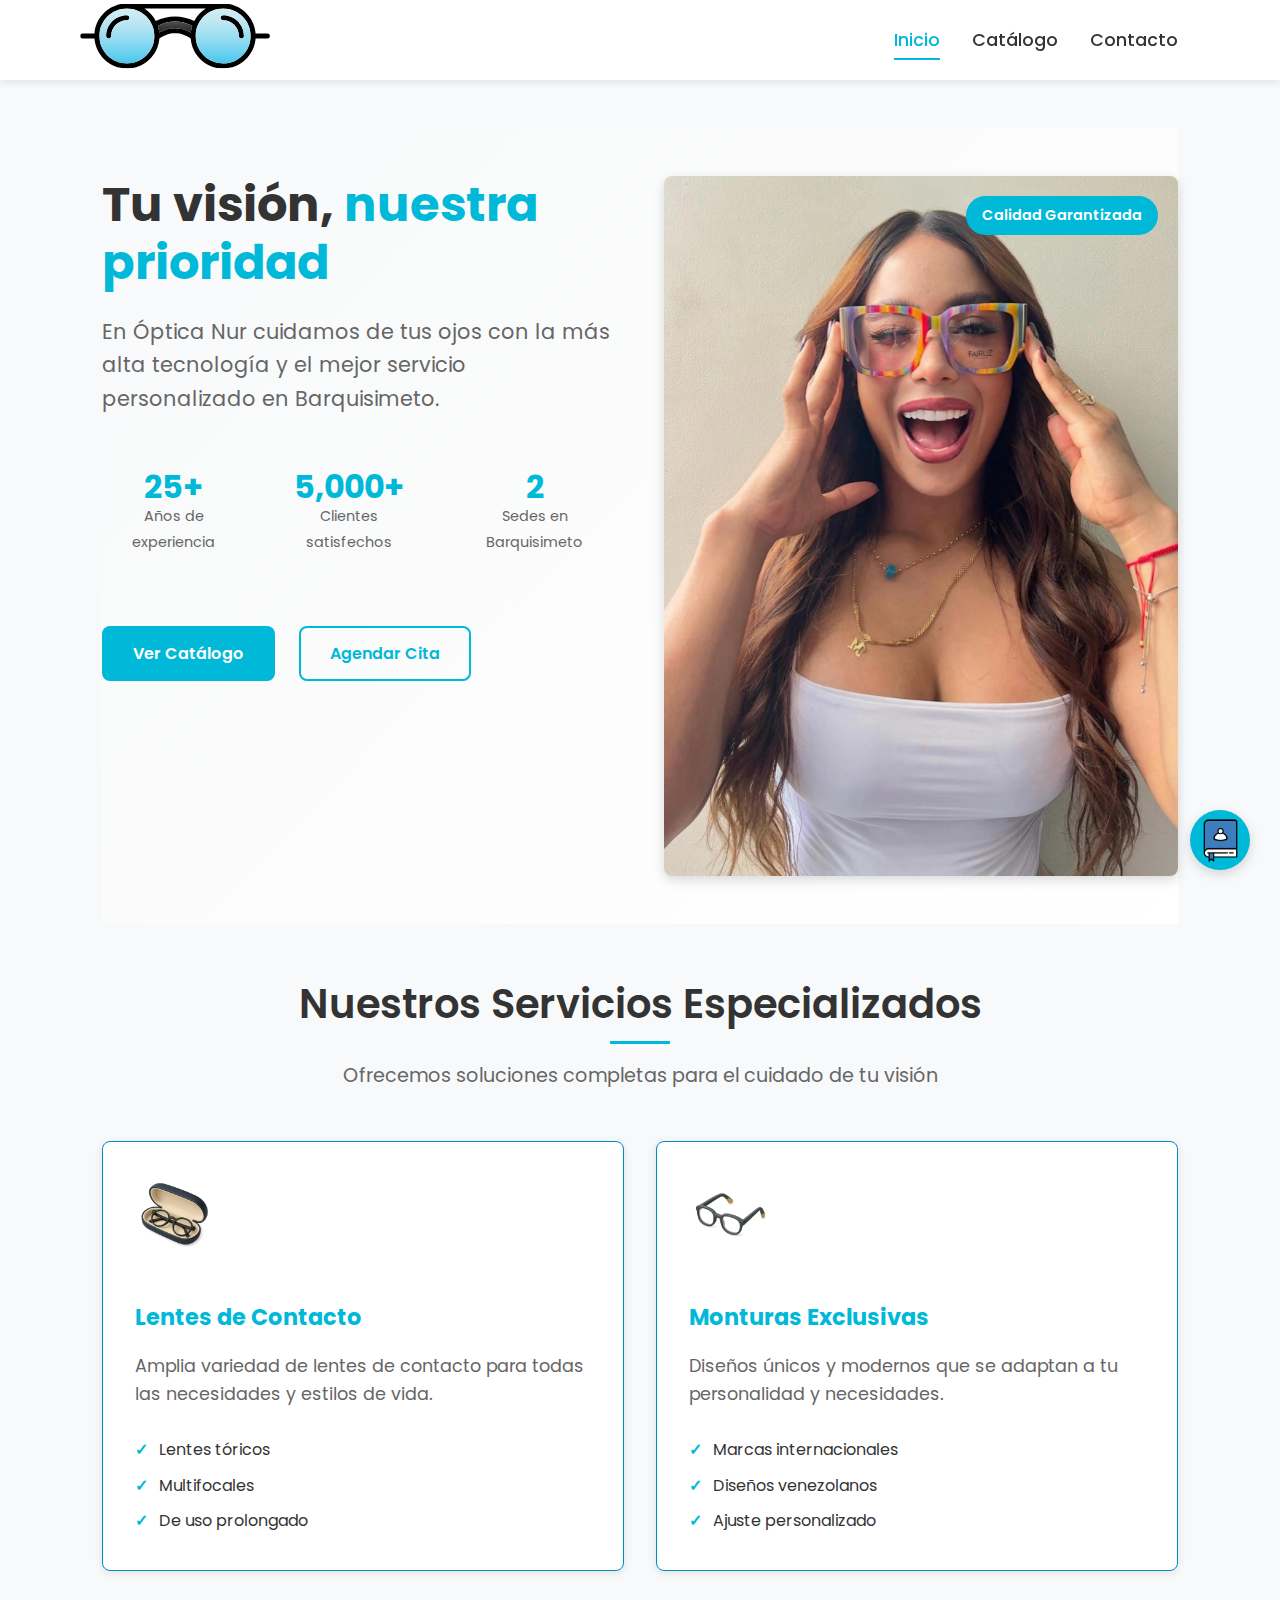
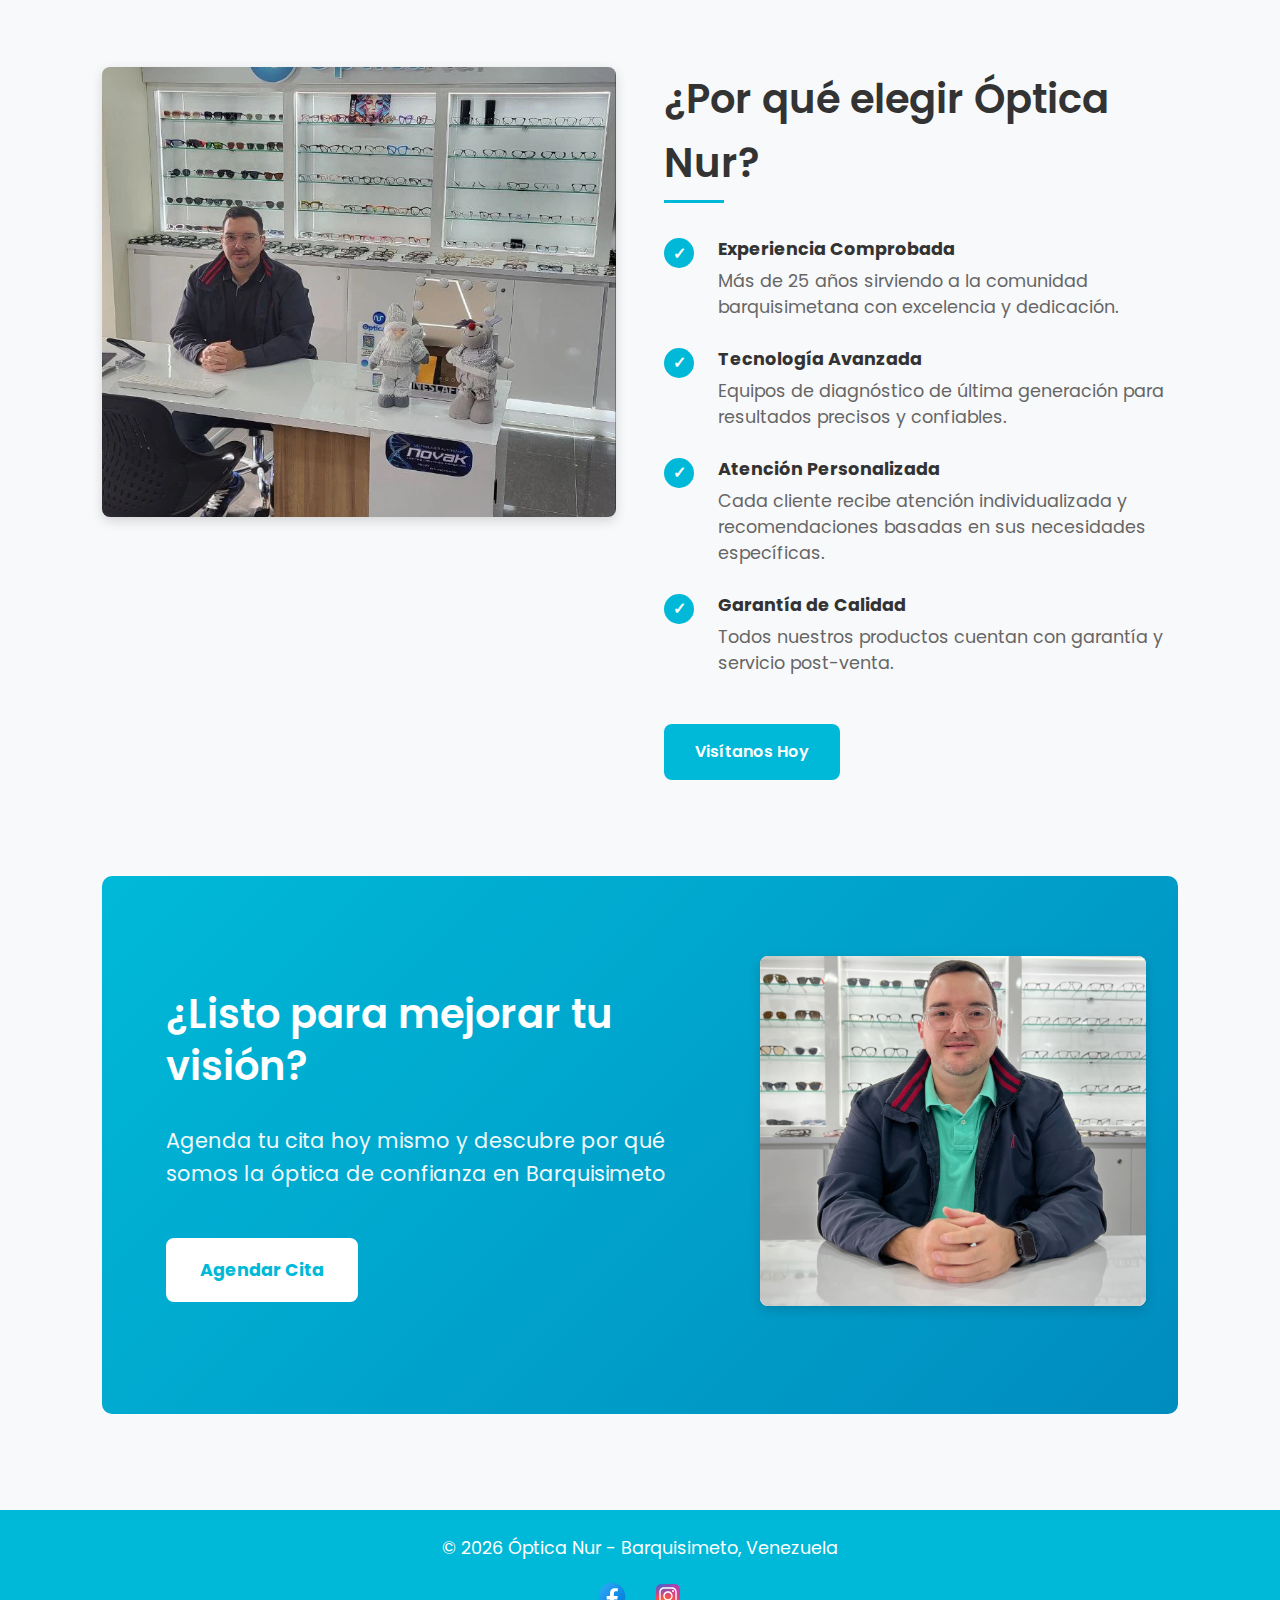
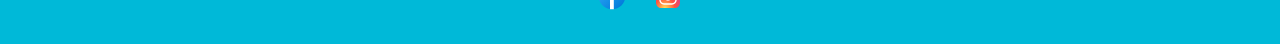
<file: pages/index.html>
<!DOCTYPE html>
<html lang="es">
<head>
  <meta charset="UTF-8">
  <meta name="viewport" content="width=device-width, initial-scale=1.0">
  <title>Óptica Nur</title>
  
  <!-- CSS GLOBAL -->
  <link rel="stylesheet" href="../assets/css/global.css">
  
  <!-- CSS ESPECÍFICO -->
  <link rel="stylesheet" href="../assets/css/home.css">
  
  <!-- FUENTE POPPINS Y FAVICON -->
  <link href="https://fonts.googleapis.com/css2?family=Poppins:wght@400;500;600;700&display=swap" rel="stylesheet">
  <link rel="icon" href="../assets/img/logo-arriba.svg" type="image/svg+xml">

  <!-- SEO / Social -->
  <meta name="description" content="Óptica Nur - Tu visión es nuestra prioridad. Lentes, monturas y servicios oftalmológicos en Barquisimeto." />
  <meta property="og:title" content="Óptica Nur — Inicio" />
  <meta property="og:description" content="Óptica Nur - Tu visión es nuestra prioridad. Lentes, monturas y servicios oftalmológicos en Barquisimeto." />
  <meta property="og:type" content="website" />
  <meta property="og:locale" content="es_VE" />
</head>

<body>
  <!-- Overlay para menú móvil -->
  <div class="menu-overlay" id="menuOverlay"></div>

  <!-- HEADER (COMÚN) -->
  <header class="header" role="banner">
    <div class="logo-container">
      <a href="index.html"><img src="../assets/img/logo-placeholder.svg" alt="Óptica Nur" class="logo" /></a>
    </div>
    
    <!-- MENÚ NAVEGACIÓN (ESCRITORIO) -->
    <nav class="nav-menu" aria-label="Navegación principal" id="navMenu">
      <ul>
        <li><a href="index.html" class="activo">Inicio</a></li>
        <li><a href="catalogo.html">Catálogo</a></li>
        <li><a href="contacto.html">Contacto</a></li>
      </ul>
    </nav>
    
    <!-- MENÚ HAMBURGUESA (MÓVIL) -->
    <button class="menu-mobile" aria-label="Abrir menú" aria-expanded="false" aria-controls="navMenu" id="menuMobile">
      <span class="bar"></span>
      <span class="bar"></span>
      <span class="bar"></span>
    </button>
  </header>

  <!-- CONTENIDO PRINCIPAL -->
  <main class="main-content" id="main" role="main">
    <section class="contenido-pagina" aria-labelledby="main-title">
      
      <!-- HERO SECTION -->
      <section class="hero" aria-labelledby="hero-title">
        <div class="hero-container">
          <div class="hero-content">
            <h1 id="hero-title">Tu visión, <span class="highlight">nuestra prioridad</span></h1>
            <p class="hero-description">En Óptica Nur cuidamos de tus ojos con la más alta tecnología y el mejor servicio personalizado en Barquisimeto.</p>
            <div class="hero-stats">
              <div class="stat">
                <span class="stat-number">25+</span>
                <span class="stat-label">Años de experiencia</span>
              </div>
              <div class="stat">
                <span class="stat-number">5,000+</span>
                <span class="stat-label">Clientes satisfechos</span>
              </div>
              <div class="stat">
                <span class="stat-number">2</span>
                <span class="stat-label">Sedes en Barquisimeto</span>
              </div>
            </div>
            <div class="hero-buttons">
              <a href="catalogo.html" class="btn btn-primary">Ver Catálogo</a>
              <a href="contacto.html" class="btn btn-secondary">Agendar Cita</a>
            </div>
          </div>
          <div class="hero-image">
            <div class="image-container">
              <img src="../assets/img/Index/foto-inicio.webp" alt="Lentes de alta calidad - Óptica Nur" class="hero-img" class="retoque-imagen">
              <div class="image-badge">
                <span class="badge-text">Calidad Garantizada</span>
              </div>
            </div>
          </div>
        </div>
      </section>

            <!-- SERVICIOS DESTACADOS -->
      <section class="servicios-destacados" aria-labelledby="servicios-title">
        <div class="section-header">
          <h2 id="servicios-title">Nuestros Servicios Especializados</h2>
          <p>Ofrecemos soluciones completas para el cuidado de tu visión</p>
        </div>
        
        <!-- CONTENEDOR GRID QUE FALTABA -->
        <div class="servicios-grid">
          <article class="servicio-card">
            <div class="servicio-icon">
              <span class="icon"><img class="imagen-icono" src="../assets/img/icons/lentes.webp" alt="lentes"></span>
            </div>
            <div class="servicio-content">
              <h3>Lentes de Contacto</h3>
              <p>Amplia variedad de lentes de contacto para todas las necesidades y estilos de vida.</p>
              <ul class="servicio-features">
                <li>Lentes tóricos</li>
                <li>Multifocales</li>
                <li>De uso prolongado</li>
              </ul>
            </div>
          </article>

          <article class="servicio-card">
            <div class="servicio-icon">
              <span class="icon"><img class="imagen-icono" src="../assets/img/icons/montura.webp" alt="lentes"></span>
            </div>
            <div class="servicio-content">
              <h3>Monturas Exclusivas</h3>
              <p>Diseños únicos y modernos que se adaptan a tu personalidad y necesidades.</p>
              <ul class="servicio-features">
                <li>Marcas internacionales</li>
                <li>Diseños venezolanos</li>
                <li>Ajuste personalizado</li>
              </ul>
            </div>
          </article>
        </div>
      </section>

      <!-- POR QUÉ ELEGIRNOS -->
      <section class="why-choose" aria-labelledby="why-choose-title">
        <div class="why-choose-container">
          <div class="why-choose-image">
            <img src="../assets/img/Index/foto-nosotros.webp" alt="Profesional de Óptica Nur atendiendo a cliente" class="why-choose-img">
          </div>
          <div class="why-choose-content">
            <h2 id="why-choose-title">¿Por qué elegir Óptica Nur?</h2>
            <div class="reasons-list">
              <div class="reason-item">
                <div class="reason-icon">✓</div>
                <div class="reason-content">
                  <h4>Experiencia Comprobada</h4>
                  <p>Más de 25 años sirviendo a la comunidad barquisimetana con excelencia y dedicación.</p>
                </div>
              </div>
              <div class="reason-item">
                <div class="reason-icon">✓</div>
                <div class="reason-content">
                  <h4>Tecnología Avanzada</h4>
                  <p>Equipos de diagnóstico de última generación para resultados precisos y confiables.</p>
                </div>
              </div>
              <div class="reason-item">
                <div class="reason-icon">✓</div>
                <div class="reason-content">
                  <h4>Atención Personalizada</h4>
                  <p>Cada cliente recibe atención individualizada y recomendaciones basadas en sus necesidades específicas.</p>
                </div>
              </div>
              <div class="reason-item">
                <div class="reason-icon">✓</div>
                <div class="reason-content">
                  <h4>Garantía de Calidad</h4>
                  <p>Todos nuestros productos cuentan con garantía y servicio post-venta.</p>
                </div>
              </div>
            </div>
            <a href="contacto.html" class="btn btn-primary">Visítanos Hoy</a>
          </div>
        </div>
      </section>

      <!-- TESTIMONIOS -->
      

      <!-- CTA FINAL -->
      <section class="cta-final" aria-labelledby="cta-title">
        <div class="cta-container">
          <div class="cta-content">
            <h2 id="cta-title">¿Listo para mejorar tu visión?</h2>
            <p>Agenda tu cita hoy mismo y descubre por qué somos la óptica de confianza en Barquisimeto</p>
            <div class="cta-buttons">
              <a href="contacto.html" class="btn btn-primary large">Agendar Cita</a>
              
            </div>
          </div>
          <div class="cta-image x">
            <img src="../assets/img/Index/foto-nosotros2.webp" alt="Cliente satisfecho en Óptica Nur" class="cta-img">
          </div>
        </div>
      
  
  </main>

  <!-- FOOTER (COMÚN) -->
  <footer class="footer" role="contentinfo">
    <div class="footer-content">
      <p>© <span id="year"></span> Óptica Nur - Barquisimeto, Venezuela</p>
      <div class="social-links">
        <a href="https://www.facebook.com/opticanurbarquisimeto/?locale=es_LA" aria-label="Facebook">
          <img src="../assets/img/icons/facebook.svg" alt="Facebook" class="social-icon">
        </a>
        <a href="https://www.instagram.com/optica.nur/?hl=es" aria-label="Instagram">
          <img src="../assets/img/icons/instagram.svg" alt="Instagram" class="social-icon">
        </a>
      </div>
    </div>
  </footer>

  <!-- BOTÓN MANUAL DE USUARIO -->
  <button class="btn-manual-usuario" aria-label="Abrir manual de usuario">
    <span> <a href="manual-usuario.html" target="_blank"><img src="../assets/img/icons/manual_de_usuario.webp" alt="" class="boton_manual_usuario"></a></span>
    <span class="tooltip">Manual de Usuario</span>
  </button>

  <!-- SCRIPTS -->
  <script>
    // Año dinámico
    document.getElementById('year').textContent = new Date().getFullYear();

    // Menú hamburguesa mejorado - Solo se activa en móvil
    document.addEventListener("DOMContentLoaded", () => {
      const menuBtn = document.getElementById('menuMobile');
      const navMenu = document.getElementById('navMenu');
      const menuOverlay = document.getElementById('menuOverlay');
      const body = document.body;

      // Verificar si estamos en móvil
      function isMobile() {
        return window.innerWidth <= 768;
      }

      function toggleMenu() {
        if (!isMobile()) return;
        
        const expanded = menuBtn.getAttribute('aria-expanded') === 'true';
        menuBtn.setAttribute('aria-expanded', String(!expanded));
        menuBtn.classList.toggle('active');
        navMenu.classList.toggle('active');
        menuOverlay.classList.toggle('active');
        body.style.overflow = expanded ? 'auto' : 'hidden';
      }

      function closeMenu() {
        if (!isMobile()) return;
        
        menuBtn.setAttribute('aria-expanded', 'false');
        menuBtn.classList.remove('active');
        navMenu.classList.remove('active');
        menuOverlay.classList.remove('active');
        body.style.overflow = 'auto';
      }

      // Solo agregar eventos si el elemento existe y estamos en móvil
      if (menuBtn && navMenu && menuOverlay) {
        menuBtn.addEventListener('click', toggleMenu);
        menuOverlay.addEventListener('click', closeMenu);

        // Cerrar menú al hacer clic en un enlace
        const navLinks = navMenu.querySelectorAll('a');
        navLinks.forEach(link => {
          link.addEventListener('click', closeMenu);
        });

        // Cerrar menú con tecla Escape
        document.addEventListener('keydown', (e) => {
          if (e.key === 'Escape' && navMenu.classList.contains('active')) {
            closeMenu();
          }
        });

        // Cerrar menú al redimensionar a escritorio
        window.addEventListener('resize', () => {
          if (!isMobile() && navMenu.classList.contains('active')) {
            closeMenu();
          }
        });
      }
    });
  </script>
</body>
</html>
</file>
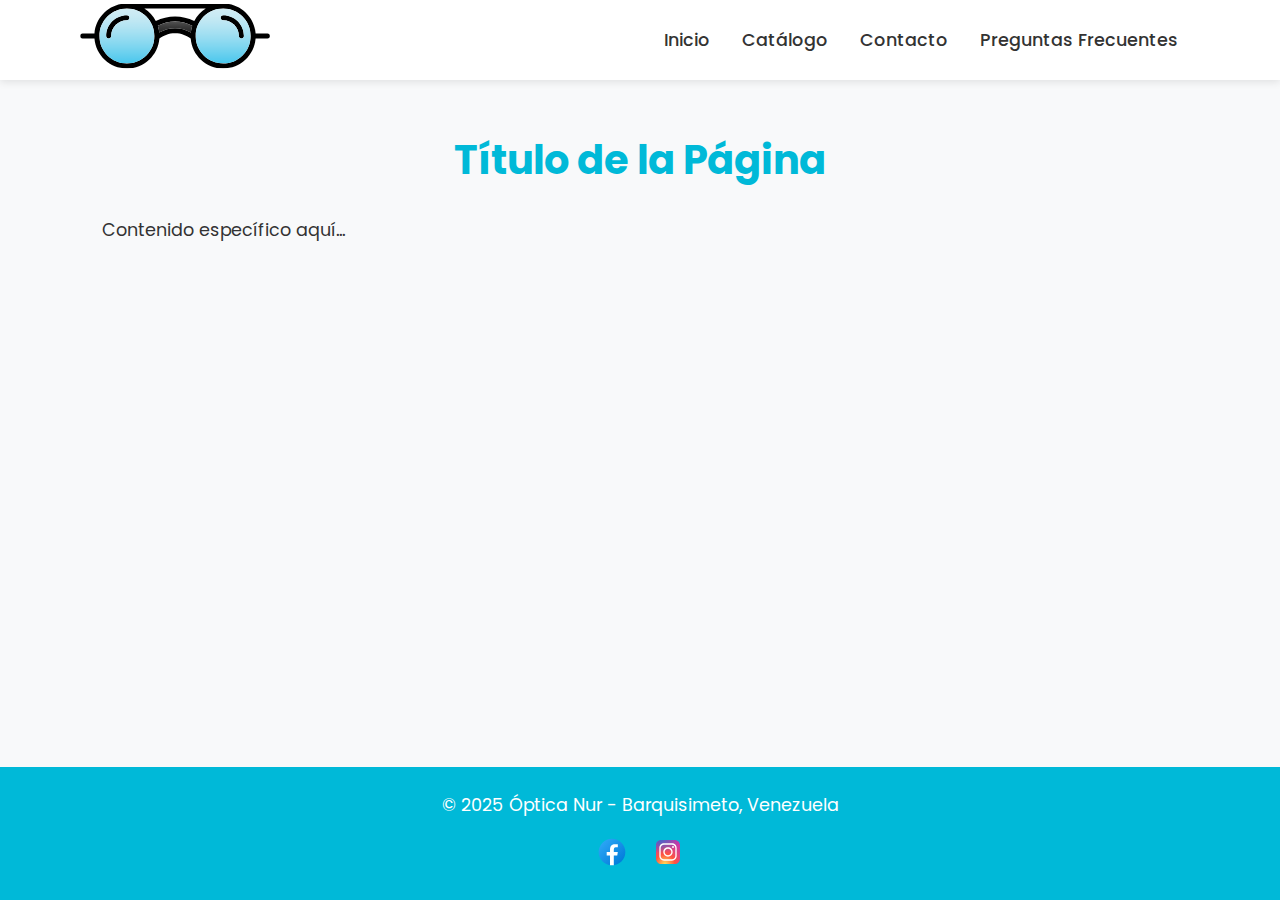
<file: pages/catalogo.html>
<!DOCTYPE html>
<html lang="es">
<head>
  <meta charset="UTF-8">
  <meta name="viewport" content="width=device-width, initial-scale=1.0">
  <title>Óptica Nur - Catálogo</title>
  
  <!-- CSS GLOBAL -->
  <link rel="stylesheet" href="../assets/css/global.css">
  
  <!-- CSS ESPECÍFICO (cambiar por el nombre de tu página) -->
  <link rel="stylesheet" href="../assets/css/catalogo.css">
  
  <!-- FUENTE POPPINS Y FAVICON -->
  <link href="https://fonts.googleapis.com/css2?family=Poppins:wght@400;500;600;700&display=swap" rel="stylesheet">
  <link rel="icon" href="../assets/img/logo-arriba.svg" type="image/svg+xml">
</head>

<body>
  <!-- HEADER (COMÚN) -->
  <header class="header">
    <div class="logo-container">
      <a href="index.html"><img src="../assets/img/logo-placeholder.svg" alt="Óptica Nur" class="logo" /></a>
    </div>
    
    <!-- MENÚ NAVEGACIÓN (ESCRITORIO) -->
    <nav class="nav-menu">
      <ul>
        <li><a href="index.html">Inicio</a></li>
        <li><a href="catalogo.html">Catálogo</a></li>
        <li><a href="contacto.html">Contacto</a></li>
        <li><a href="faqs.html">Preguntas Frecuentes</a></li>
      </ul>
    </nav>
    
    <!-- MENÚ HAMBURGUESA (MÓVIL - POR IMPLEMENTAR) -->
    <div class="menu-mobile">
      <span class="bar"></span>
      <span class="bar"></span>
      <span class="bar"></span>
    </div>
  </header>

  <!-- CONTENIDO PRINCIPAL (CADA UNO TRABAJA AQUÍ) -->
  <main class="main-content">
    <section class="contenido-pagina">
      <!-- 
        *************************************
        ZONA DE TRABAJO INDIVIDUAL 
        (Reemplazar esto con tu contenido)
        *************************************
      -->
      <h1 class="titulo-principal">Título de la Página</h1>
      <p>Contenido específico aquí...</p>
      
    </section>
  </main>

  <!-- FOOTER (COMÚN) -->
  <footer class="footer">
    <div class="footer-content">
      <p>© 2025 Óptica Nur - Barquisimeto, Venezuela</p>
      <div class="social-links">
        <a href="#" aria-label="Facebook">
          <img src="../assets/img/icons/facebook.svg" alt="Facebook" class="social-icon">
        </a>
        <a href="#" aria-label="Instagram">
          <img src="../assets/img/icons/instagram.svg" alt="Instagram" class="social-icon">
        </a>
      </div>
    </div>
  </footer>
</body>
</html>
</file>
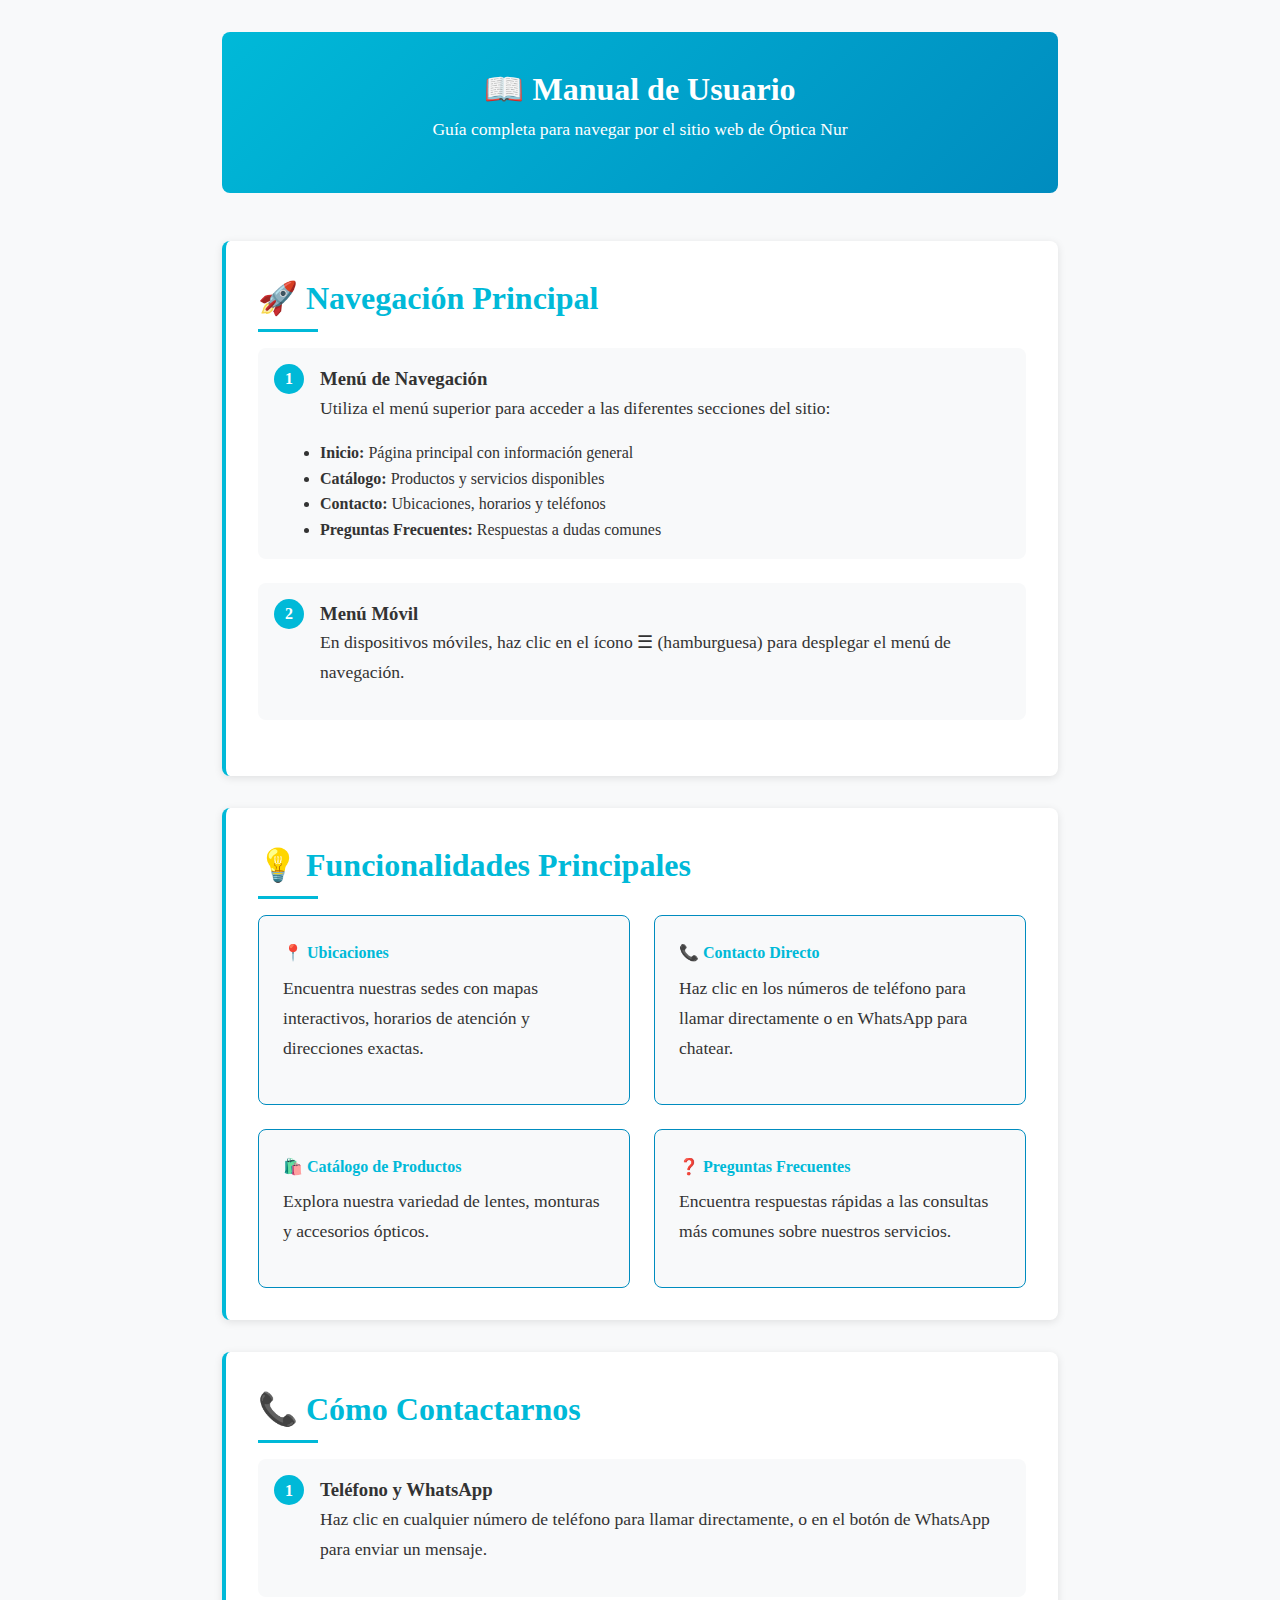
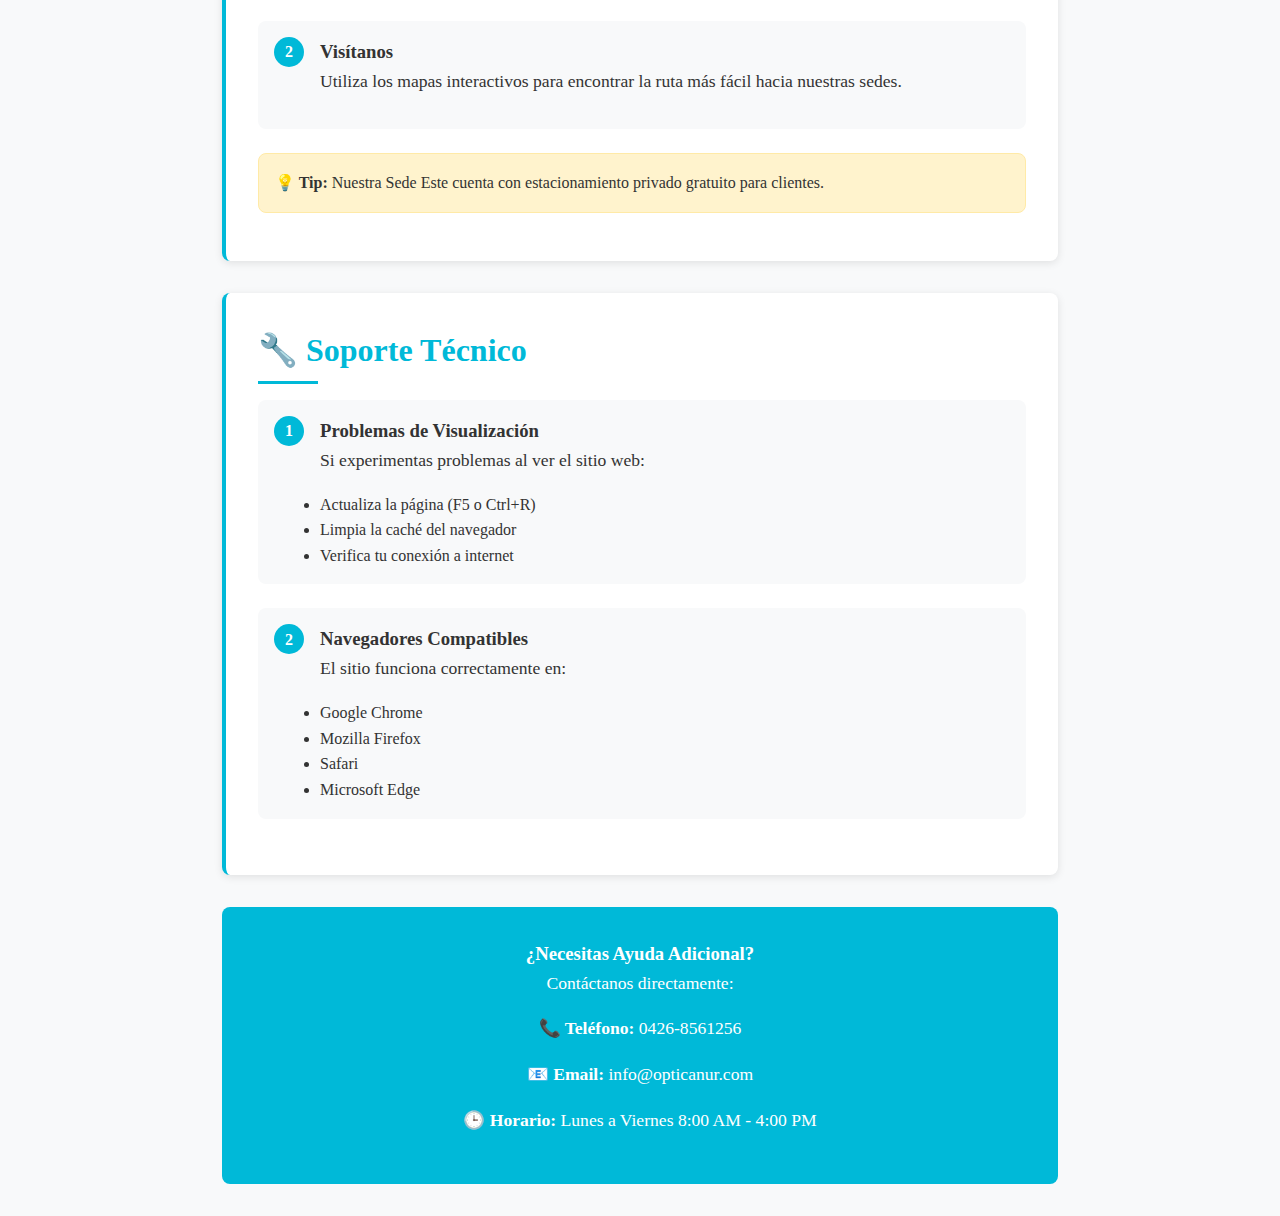
<file: pages/manual-usuario.html>
<!DOCTYPE html>
<html lang="es">
<head>
  <meta charset="UTF-8">
  <meta name="viewport" content="width=device-width, initial-scale=1.0">
  <title>Manual de Usuario - Óptica Nur</title>
  
  <!-- CSS GLOBAL -->
  <link rel="stylesheet" href="../assets/css/global.css">
  
  <!-- CSS ESPECÍFICO PARA EL MANUAL -->
  <style>
    .manual-container {
      max-width: 900px;
      margin: 0 auto;
      padding: 2rem;
    }
    
    .manual-header {
      text-align: center;
      margin-bottom: 3rem;
      background: linear-gradient(135deg, var(--color-primario), var(--color-bordes));
      color: var(--color-secundario);
      padding: 2rem;
      border-radius: var(--radio-borde);
    }
    
    .manual-section {
      background: var(--color-secundario);
      padding: 2rem;
      margin-bottom: 2rem;
      border-radius: var(--radio-borde);
      box-shadow: var(--sombra-suave);
      border-left: 4px solid var(--color-primario);
    }
    
    .manual-section h2 {
      color: var(--color-primario);
      margin-bottom: 1rem;
    }
    
    .manual-step {
      display: flex;
      align-items: flex-start;
      margin-bottom: 1.5rem;
      padding: 1rem;
      background: var(--color-fondo);
      border-radius: var(--radio-borde);
    }
    
    .step-number {
      background: var(--color-primario);
      color: var(--color-secundario);
      width: 30px;
      height: 30px;
      border-radius: 50%;
      display: flex;
      align-items: center;
      justify-content: center;
      font-weight: bold;
      margin-right: 1rem;
      flex-shrink: 0;
    }
    
    .step-content {
      flex: 1;
    }
    
    .feature-grid {
      display: grid;
      grid-template-columns: repeat(auto-fit, minmax(250px, 1fr));
      gap: 1.5rem;
      margin-top: 1rem;
    }
    
    .feature-card {
      background: var(--color-fondo);
      padding: 1.5rem;
      border-radius: var(--radio-borde);
      border: 1px solid var(--color-bordes);
    }
    
    .feature-card h4 {
      color: var(--color-primario);
      margin-bottom: 0.5rem;
    }
    
    .tip-box {
      background: #fff3cd;
      border: 1px solid #ffeaa7;
      border-radius: var(--radio-borde);
      padding: 1rem;
      margin: 1rem 0;
    }
    
    .contact-info {
      background: var(--color-primario);
      color: var(--color-secundario);
      padding: 2rem;
      border-radius: var(--radio-borde);
      text-align: center;
    }
    
    @media (max-width: 768px) {
      .manual-container {
        padding: 1rem;
      }
      
      .manual-step {
        flex-direction: column;
      }
      
      .step-number {
        margin-bottom: 0.5rem;
      }
      
      .feature-grid {
        grid-template-columns: 1fr;
      }
    }
  </style>
</head>

<body>
  <div class="manual-container">
    <!-- Encabezado -->
    <header class="manual-header">
      <h1>📖 Manual de Usuario</h1>
      <p>Guía completa para navegar por el sitio web de Óptica Nur</p>
    </header>

    <!-- Sección de Navegación -->
    <section class="manual-section">
      <h2>🚀 Navegación Principal</h2>
      
      <div class="manual-step">
        <div class="step-number">1</div>
        <div class="step-content">
          <h3>Menú de Navegación</h3>
          <p>Utiliza el menú superior para acceder a las diferentes secciones del sitio:</p>
          <ul>
            <li><strong>Inicio:</strong> Página principal con información general</li>
            <li><strong>Catálogo:</strong> Productos y servicios disponibles</li>
            <li><strong>Contacto:</strong> Ubicaciones, horarios y teléfonos</li>
            <li><strong>Preguntas Frecuentes:</strong> Respuestas a dudas comunes</li>
          </ul>
        </div>
      </div>
      
      <div class="manual-step">
        <div class="step-number">2</div>
        <div class="step-content">
          <h3>Menú Móvil</h3>
          <p>En dispositivos móviles, haz clic en el ícono ☰ (hamburguesa) para desplegar el menú de navegación.</p>
        </div>
      </div>
    </section>

    <!-- Sección de Funcionalidades -->
    <section class="manual-section">
      <h2>💡 Funcionalidades Principales</h2>
      
      <div class="feature-grid">
        <div class="feature-card">
          <h4>📍 Ubicaciones</h4>
          <p>Encuentra nuestras sedes con mapas interactivos, horarios de atención y direcciones exactas.</p>
        </div>
        
        <div class="feature-card">
          <h4>📞 Contacto Directo</h4>
          <p>Haz clic en los números de teléfono para llamar directamente o en WhatsApp para chatear.</p>
        </div>
        
        <div class="feature-card">
          <h4>🛍️ Catálogo de Productos</h4>
          <p>Explora nuestra variedad de lentes, monturas y accesorios ópticos.</p>
        </div>
        
        <div class="feature-card">
          <h4>❓ Preguntas Frecuentes</h4>
          <p>Encuentra respuestas rápidas a las consultas más comunes sobre nuestros servicios.</p>
        </div>
      </div>
    </section>

    <!-- Sección de Contacto -->
    <section class="manual-section">
      <h2>📞 Cómo Contactarnos</h2>
      
      <div class="manual-step">
        <div class="step-number">1</div>
        <div class="step-content">
          <h3>Teléfono y WhatsApp</h3>
          <p>Haz clic en cualquier número de teléfono para llamar directamente, o en el botón de WhatsApp para enviar un mensaje.</p>
        </div>
      </div>
      
      <div class="manual-step">
        <div class="step-number">2</div>
        <div class="step-content">
          <h3>Visítanos</h3>
          <p>Utiliza los mapas interactivos para encontrar la ruta más fácil hacia nuestras sedes.</p>
        </div>
      </div>
      
      <div class="tip-box">
        <strong>💡 Tip:</strong> Nuestra Sede Este cuenta con estacionamiento privado gratuito para clientes.
      </div>
    </section>

    <!-- Sección de Soporte Técnico -->
    <section class="manual-section">
      <h2>🔧 Soporte Técnico</h2>
      
      <div class="manual-step">
        <div class="step-number">1</div>
        <div class="step-content">
          <h3>Problemas de Visualización</h3>
          <p>Si experimentas problemas al ver el sitio web:</p>
          <ul>
            <li>Actualiza la página (F5 o Ctrl+R)</li>
            <li>Limpia la caché del navegador</li>
            <li>Verifica tu conexión a internet</li>
          </ul>
        </div>
      </div>
      
      <div class="manual-step">
        <div class="step-number">2</div>
        <div class="step-content">
          <h3>Navegadores Compatibles</h3>
          <p>El sitio funciona correctamente en:</p>
          <ul>
            <li>Google Chrome</li>
            <li>Mozilla Firefox</li>
            <li>Safari</li>
            <li>Microsoft Edge</li>
          </ul>
        </div>
      </div>
    </section>

    <!-- Información de Contacto -->
    <section class="contact-info">
      <h3>¿Necesitas Ayuda Adicional?</h3>
      <p>Contáctanos directamente:</p>
      <p><strong>📞 Teléfono:</strong> 0426-8561256</p>
      <p><strong>📧 Email:</strong> info@opticanur.com</p>
      <p><strong>🕒 Horario:</strong> Lunes a Viernes 8:00 AM - 4:00 PM</p>
    </section>
  </div>

  <script>
    // Cerrar ventana con Escape
    document.addEventListener('keydown', function(e) {
      if (e.key === 'Escape') {
        window.close();
      }
    });
  </script>
</body>
</html>
</file>
<file: assets/css/global.css>
/* =============== VARIABLES GLOBALES =============== */
:root {
  --color-primario: rgb(0, 185, 216);
  --color-secundario: #FFFFFF;
  --color-texto: #333333;
  --color-fondo: #F8F9FA;
  --color-bordes: rgb(0, 140, 191);
  --fuente-principal: 'Poppins', 'Times New Roman', Arial;
  --espaciado-xs: 0.5rem;
  --espaciado-sm: 1rem;
  --espaciado-md: 1.5rem;
  --espaciado-lg: 2rem;
  --espaciado-xl: 3rem;
  --sombra-suave: 0 2px 8px rgba(0,0,0,0.1);
  --sombra-media: 0 4px 12px rgba(0,0,0,0.15);
  --radio-borde: 8px;
  --grosor-borde: 1px;
}

/* RESET Y ESTILOS BASE */
*,
*::before,
*::after {
  margin: 0;
  padding: 0;
  box-sizing: border-box;
}

html {
  scroll-behavior: smooth;
}

body {
  font-family: var(--fuente-principal);
  line-height: 1.6;
  color: var(--color-texto);
  background-color: var(--color-fondo);
  min-height: 100vh;
  display: flex;
  flex-direction: column;
}

/* HEADER */
.header {
  height: 80px;
  display: flex;
  justify-content: space-between;
  align-items: center;
  padding: var(--espaciado-sm) 5%;
  background-color: var(--color-secundario);
  box-shadow: var(--sombra-suave);
  position: sticky;
  top: 0;
  z-index: 1000;
}

.logo {
  height: 50px;
  transform: scale(1.3);
  transition: transform 0.3s;
}

.logo:hover {
  transform: scale(1.2);
}

/* MENÚ NAVEGACIÓN - ESCRITORIO (VISIBLE POR DEFECTO) */
.nav-menu {
  display: block;
}

.nav-menu ul {
  display: flex;
  gap: var(--espaciado-lg);
  list-style: none;
}

.nav-menu a {
  text-decoration: none;
  color: var(--color-texto);
  font-weight: 500;
  font-size: 1.1rem;
  position: relative;
  padding: var(--espaciado-xs) 0;
  transition: color 0.3s;
}

.nav-menu a::after {
  content: '';
  position: absolute;
  bottom: 0;
  left: 0;
  width: 0;
  height: 2px;
  background-color: var(--color-primario);
  transition: width 0.5s;
}

.nav-menu a:hover {
  color: var(--color-primario);
}

.nav-menu a:hover::after {
  width: 100%;
}

/* Menu activo para escritorio */
.nav-menu a.activo {
  color: var(--color-primario);
}

.nav-menu a.activo::after {
  width: 100%;
}

/* MENÚ HAMBURGUESA - OCULTO EN ESCRITORIO */
.menu-mobile {
  display: none;
  cursor: pointer;
  background: none;
  border: none;
  flex-direction: column;
  justify-content: center;
  width: 30px;
  height: 30px;
  position: relative;
  z-index: 1001;
}

.menu-mobile .bar {
  display: block;
  width: 25px;
  height: 3px;
  margin: 3px 0;
  background-color: var(--color-texto);
  transition: all 0.3s ease-in-out;
  border-radius: 2px;
}

/* Overlay para menú móvil - OCULTO EN ESCRITORIO */
.menu-overlay {
  display: none;
}

/* CONTENIDO PRINCIPAL */
.main-content {
  flex: 1;
  padding: var(--espaciado-xl) 5%;
}

.contenido-pagina {
  max-width: 1200px;
  margin: 0 auto;
}

/* FOOTER */
.footer {
  background-color: var(--color-primario);
  color: var(--color-secundario);
  padding: var(--espaciado-md);
}

.footer-content {
  max-width: 1200px;
  margin: 0 auto;
  text-align: center;
}

.social-links {
  display: flex;
  justify-content: center;
  gap: var(--espaciado-md);
  margin-top: var(--espaciado-sm);
}

.social-icon {
  width: 32px;
  height: 32px;
  transition: transform 0.3s;
}

.social-icon:hover {
  transform: translateY(-3px);
}

/* TIPOGRAFÍA UNIFICADA */
.titulo-principal {
  font-size: 2.5rem;
  margin-bottom: var(--espaciado-md);
  font-weight: 700;
  text-align: center;
  color: var(--color-primario);
}

h2 {
  font-size: 2rem;
  margin-bottom: var(--espaciado-md);
  font-weight: 600;
  position: relative;
  padding-bottom: var(--espaciado-xs);
}

h2::after {
  content: '';
  position: absolute;
  bottom: 0;
  left: 0;
  width: 60px;
  height: 3px;
  background-color: var(--color-primario);
}

p {
  margin-bottom: var(--espaciado-sm);
  font-size: 1.1rem;
  line-height: 1.7;
}

/* =============== BOTÓN MANUAL DE USUARIO =============== */
.btn-manual-usuario {
  position: fixed;
  bottom: 30px;
  right: 30px;
  width: 60px;
  height: 60px;
  background: var(--color-primario);
  color: var(--color-secundario);
  border: none;
  border-radius: 50%;
  font-size: 1.5rem;
  font-weight: bold;
  cursor: pointer;
  box-shadow: var(--sombra-media);
  z-index: 10000;
  transition: all 0.3s ease;
  display: flex;
  align-items: center;
  justify-content: center;
  pointer-events: auto;
  -webkit-tap-highlight-color: transparent;
}

.btn-manual-usuario:hover {
  transform: scale(1.1);
  background: var(--color-bordes);
  box-shadow: 0 6px 20px rgba(0, 0, 0, 0.3);
}

.btn-manual-usuario .tooltip {
  position: absolute;
  bottom: 70px;
  right: 0;
  background: var(--color-texto);
  color: var(--color-secundario);
  padding: 8px 12px;
  border-radius: var(--radio-borde);
  font-size: 0.8rem;
  white-space: nowrap;
  opacity: 0;
  visibility: hidden;
  transition: all 0.3s ease;
  font-weight: normal;
  z-index: 10001;
}

.btn-manual-usuario:hover .tooltip {
  opacity: 1;
  visibility: visible;
}



/* =============== DISEÑO RESPONSIVE  ============== */

/* TABLETS (768px - 991px) */
@media (max-width: 991px) {
  .titulo-principal {
    font-size: 2.2rem;
  }
  
  h2 {
    font-size: 1.8rem;
  }
  
  .nav-menu ul {
    gap: var(--espaciado-md);
  }
  
  .nav-menu a {
    font-size: 1rem;
  }
}

/* MÓVILES (768px hacia abajo) */
@media (max-width: 768px) {
  /* Ocultar menú de escritorio y mostrar hamburguesa */
  .nav-menu {
    display: none;
    position: fixed;
    top: 0;
    right: 0;
    width: 280px;
    height: 100vh;
    background: var(--color-secundario);
    box-shadow: -5px 0 25px rgba(0, 0, 0, 0.1);
    padding: 100px 2rem 2rem 2rem;
    z-index: 999;
    transform: translateX(100%);
    transition: transform 0.3s ease-in-out;
  }
  
  .nav-menu.active {
    display: flex;
    flex-direction: column;
    transform: translateX(0);
  }
  
  .nav-menu.active ul {
    flex-direction: column;
    gap: 0;
    width: 100%;
  }
  
  .nav-menu.active li {
    width: 100%;
    border-bottom: 1px solid rgba(0, 0, 0, 0.1);
  }
  
  .nav-menu.active li:last-child {
    border-bottom: none;
  }
  
  .nav-menu.active a {
    display: block;
    padding: 1rem 0;
    font-size: 1.2rem;
    font-weight: 500;
    transition: all 0.3s ease;
    border-radius: var(--radio-borde);
  }
  
  .nav-menu.active a:hover {
    background-color: rgba(0, 185, 216, 0.1);
    color: var(--color-primario);
    padding-left: 1rem;
  }
  
  .nav-menu.active a::after {
    display: none;
  }
  
  /* Menu activo para móvil */
  .nav-menu.active a.activo {
    background-color: rgba(0, 185, 216, 0.1);
    color: var(--color-primario);
    padding-left: 1rem;
  }
  
  /* Mostrar hamburguesa en móvil */
  .menu-mobile {
    display: flex;
  }
  
  /* Mostrar overlay en móvil */
  .menu-overlay {
    display: block;
    position: fixed;
    top: 0;
    left: 0;
    width: 100%;
    height: 100%;
    background: rgba(0, 0, 0, 0.5);
    z-index: 998;
    opacity: 0;
    visibility: hidden;
    transition: all 0.3s ease-in-out;
  }
  
  .menu-overlay.active {
    opacity: 1;
    visibility: visible;
  }
  
  /* Estado activo del botón hamburguesa */
  .menu-mobile.active .bar:nth-child(1) {
    transform: rotate(45deg) translate(6px, 6px);
  }
  
  .menu-mobile.active .bar:nth-child(2) {
    opacity: 0;
  }
  
  .menu-mobile.active .bar:nth-child(3) {
    transform: rotate(-45deg) translate(6px, -6px);
  }
  
  .titulo-principal {
    font-size: 2rem;
  }
  
  h2 {
    font-size: 1.6rem;
  }
  
  .main-content {
    padding: var(--espaciado-lg) var(--espaciado-sm);
  }
  
  .header {
    padding: var(--espaciado-sm);
  }
  
  /* Botón manual de usuario en móvil */
  .btn-manual-usuario {
    width: 55px;
    height: 55px;
    bottom: 25px;
    right: 25px;
    font-size: 1.3rem;
    min-width: 55px;
    min-height: 55px;
    touch-action: manipulation;
  }
  
  .btn-manual-usuario .tooltip {
    font-size: 0.75rem;
    padding: 6px 10px;
    bottom: 65px;
    right: -10px;
  }
  
  /* Asegurar que ningún otro elemento tape el botón */
  .footer {
    position: relative;
    z-index: 1;
  }
}

/* MÓVILES PEQUEÑOS (480px hacia abajo) */
@media (max-width: 480px) {
  .titulo-principal {
    font-size: 1.75rem;
  }
  
  h2 {
    font-size: 1.4rem;
  }
  
  .logo {
    height: 40px;
  }
  
  .nav-menu.active {
    width: 100%;
  }
  
  .header {
    padding: var(--espaciado-xs) var(--espaciado-sm);
  }
  
  .btn-manual-usuario {
    width: 50px;
    height: 50px;
    bottom: 20px;
    right: 20px;
    font-size: 1.2rem;
  }
}

/* ESCRITORIO GRANDE (1200px hacia arriba) */
@media (min-width: 1200px) {
  .header {
    padding: var(--espaciado-sm) 8%;
  }
  
  .main-content {
    padding: var(--espaciado-xl) 8%;
  }
}

/* ESCRITORIO MUY GRANDE (1400px hacia arriba) */
@media (min-width: 1400px) {
  .header {
    padding: var(--espaciado-sm) 10%;
  }
  
  .main-content {
    padding: var(--espaciado-xl) 10%;
  }
  
  .contenido-pagina {
    max-width: 1300px;
  }
}
</file>
<file: assets/css/home.css>
/* Hero Section */
.hero {
  padding: var(--espaciado-xl) 0;
  background: linear-gradient(135deg, var(--color-fondo) 0%, #ffffff 100%);
}

.hero-container {
  max-width: 1200px;
  margin: 0 auto;
  display: grid;
  grid-template-columns: 1fr 1fr;
  gap: var(--espaciado-xl);
  align-items: start;
}

.hero-content h1 {
  font-size: 3rem;
  font-weight: 700;
  line-height: 1.2;
  margin-bottom: var(--espaciado-md);
  color: var(--color-texto);
}

.highlight {
  color: var(--color-primario);
  position: relative;
}

.highlight::after {
  content: '';
  position: absolute;
  bottom: 5px;
  left: 0;
  width: 100%;
  height: 8px;
  background: rgba(0, 185, 216, 0.2);
  z-index: -1;
}

.hero-description {
  font-size: 1.3rem;
  color: #666;
  margin-bottom: var(--espaciado-lg);
  line-height: 1.6;
}

.hero-stats {
  display: flex;
  gap: var(--espaciado-lg);
  margin-bottom: var(--espaciado-xl);
  padding: var(--espaciado-md) 0;
}

.stat {
  text-align: center;
}

.stat-number {
  display: block;
  font-size: 2rem;
  font-weight: 700;
  color: var(--color-primario);
  line-height: 1;
}

.stat-label {
  font-size: 0.9rem;
  color: #666;
  margin-top: 0.5rem;
}

.hero-buttons {
  display: flex;
  gap: var(--espaciado-md);
  flex-wrap: wrap;
}

/* Hero Image - DIMENSIONES FIJAS */
.hero-image {
  position: relative;
  width: 100%;
  height: 700px; /* ALTURA FIJA */
}

.image-container {
  position: relative;
  border-radius: var(--radio-borde);
  overflow: hidden;
  box-shadow: var(--sombra-media);
  width: 100%;
  height: 100%;
  background: #f8f9fa;
}

.hero-img {
  width: 100%;
  height: 100%;
  object-fit: cover;
  transition: transform 0.3s ease;
  display: block;
}

.image-container:hover .hero-img {
  transform: scale(1.05);
}

.image-badge {
  position: absolute;
  top: 20px;
  right: 20px;
  background: var(--color-primario);
  color: var(--color-secundario);
  padding: 0.5rem 1rem;
  border-radius: 50px;
  font-weight: 600;
  font-size: 0.9rem;
  z-index: 2;
}

/* Section Headers */
.section-header {
  text-align: center;
  margin-bottom: var(--espaciado-xl);
}

.section-header h2 {
  font-size: 2.5rem;
  margin-bottom: var(--espaciado-sm);
  color: var(--color-texto);
}

.section-header h2::after {
  left: 50%;
  transform: translateX(-50%);
}

.section-header p {
  font-size: 1.2rem;
  color: #666;
  max-width: 600px;
  margin: 0 auto;
}

/* Servicios Destacados */
.servicios-destacados {
  padding: var(--espaciado-xl) 0;
  background: var(--color-fondo);
}

.servicios-grid {
  display: grid;
  grid-template-columns: repeat(auto-fit, minmax(350px, 1fr));
  gap: var(--espaciado-lg);
}

.servicio-card {
  background: var(--color-secundario);
  border-radius: var(--radio-borde);
  padding: var(--espaciado-lg);
  box-shadow: var(--sombra-suave);
  transition: transform 0.3s ease, box-shadow 0.3s ease;
  border: 1px solid var(--color-bordes);
  display: grid;
  gap: var(--espaciado-md);
  height: 100%;
}

.servicio-card:hover {
  transform: translateY(-5px);
  box-shadow: var(--sombra-media);
}

.servicio-icon {
  
  flex-shrink: 0;
}

.servicio-icon .icon {
  font-size: 3rem;
  display: block;
}

.servicio-content h3 {
  color: var(--color-primario);
  margin-bottom: var(--espaciado-sm);
  font-size: 1.4rem;
}

.servicio-content p {
  color: #666;
  margin-bottom: var(--espaciado-md);
  line-height: 1.6;
}

.servicio-features {
  list-style: none;
  padding: 0;
}

.servicio-features li {
  padding: 0.3rem 0;
  position: relative;
  padding-left: 1.5rem;
}

.servicio-features li::before {
  content: '✓';
  position: absolute;
  left: 0;
  color: var(--color-primario);
  font-weight: bold;
}

/* Why Choose Us - DIMENSIONES FIJAS */
.why-choose {
  padding: var(--espaciado-xl) 0;
}

.why-choose-container {
  max-width: 1200px;
  margin: 0 auto;
  display: grid;
  grid-template-columns: 1fr 1fr;
  gap: var(--espaciado-xl);
  align-items: start;
}

.why-choose-image {
  border-radius: var(--radio-borde);
  overflow: hidden;
  box-shadow: var(--sombra-media);
  width: 100%;
  height: 450px; /* ALTURA FIJA */
  background: #f8f9fa;
}

.why-choose-img {
  width: 100%;
  height: 100%;
  object-fit: cover;
  display: block;
}

.why-choose-content h2 {
  font-size: 2.5rem;
  margin-bottom: var(--espaciado-lg);
  color: var(--color-texto);
}

.reasons-list {
  display: flex;
  flex-direction: column;
  gap: var(--espaciado-md);
  margin-bottom: var(--espaciado-xl);
}

.reason-item {
  display: flex;
  gap: var(--espaciado-md);
  align-items: flex-start;
}

.reason-icon {
  background: var(--color-primario);
  color: var(--color-secundario);
  width: 30px;
  height: 30px;
  border-radius: 50%;
  display: flex;
  align-items: center;
  justify-content: center;
  flex-shrink: 0;
  font-weight: bold;
  margin-top: 0.2rem;
}

.reason-content h4 {
  color: var(--color-texto);
  margin-bottom: 0.3rem;
  font-size: 1.1rem;
}

.reason-content p {
  color: #666;
  margin: 0;
  line-height: 1.5;
}

/* Testimonios */
.testimonios {
  padding: var(--espaciado-xl) 0;
  background: var(--color-fondo);
}

.testimonios-grid {
  display: grid;
  grid-template-columns: repeat(auto-fit, minmax(300px, 1fr));
  gap: var(--espaciado-lg);
}

.testimonio-card {
  background: var(--color-secundario);
  padding: var(--espaciado-lg);
  border-radius: var(--radio-borde);
  box-shadow: var(--sombra-suave);
  border-left: 4px solid var(--color-primario);
  height: 100%;
}

.testimonio-content {
  margin-bottom: var(--espaciado-md);
}

.testimonio-content p {
  font-style: italic;
  color: #555;
  line-height: 1.6;
  margin: 0;
}

.testimonio-author {
  display: flex;
  gap: var(--espaciado-sm);
  align-items: center;
}

.author-avatar {
  width: 50px;
  height: 50px;
  background: var(--color-primario);
  color: var(--color-secundario);
  border-radius: 50%;
  display: flex;
  align-items: center;
  justify-content: center;
  font-weight: bold;
  font-size: 1.2rem;
  flex-shrink: 0;
}

.author-info {
  display: flex;
  flex-direction: column;
}

.author-info strong {
  color: var(--color-texto);
}

.author-info span {
  color: #666;
  font-size: 0.9rem;
}

/* CTA Final - DIMENSIONES FIJAS */
.cta-final {
  border-radius: 10px;
  padding: var(--espaciado-xl) 0;
  background: linear-gradient(135deg, var(--color-primario), var(--color-bordes));
  color: var(--color-secundario);
  margin: var(--espaciado-xl) 0;
}

.cta-container {
  max-width: 1200px;
  margin: 0 auto;
  display: grid;
  grid-template-columns: 1.2fr 0.8fr;
  gap: var(--espaciado-xl);
  align-items: start;
  padding: var(--espaciado-lg);
}

.cta-content {
  padding: var(--espaciado-lg);
}

.cta-content h2 {
  font-size: 2.5rem;
  margin-bottom: var(--espaciado-md);
  color: var(--color-secundario);
  line-height: 1.3;
}

.cta-content h2::after {
  display: none;
}

.cta-content p {
  font-size: 1.3rem;
  margin-bottom: var(--espaciado-xl);
  opacity: 0.95;
  line-height: 1.6;
}

.cta-image {
  border-radius: var(--radio-borde);
  overflow: hidden;
  box-shadow: var(--sombra-media);
  width: 100%;
  height: 350px; /* ALTURA FIJA */
  background: var(--color-secundario);
}

.cta-img {
  width: 100%;
  height: 100%;
  object-fit: cover;
  display: block;
}

.cta-buttons {
  display: flex;
  gap: var(--espaciado-md);
  flex-wrap: wrap;
  margin-top: var(--espaciado-lg);
}

/* Botones */
.btn {
  display: inline-flex;
  align-items: center;
  justify-content: center;
  padding: 0.8rem 1.8rem;
  border-radius: var(--radio-borde);
  font-weight: 600;
  text-decoration: none;
  transition: all 0.3s ease;
  border: 2px solid transparent;
  cursor: pointer;
  font-size: 1rem;
}

.btn-primary {
  background: var(--color-primario);
  color: var(--color-secundario);
}

.btn-primary:hover {
  background: var(--color-bordes);
  transform: translateY(-2px);
  box-shadow: var(--sombra-media);
}

.btn-secondary {
  background: transparent;
  color: var(--color-primario);
  border-color: var(--color-primario);
}

.btn-secondary:hover {
  background: var(--color-primario);
  color: var(--color-secundario);
  transform: translateY(-2px);
  box-shadow: var(--sombra-media);
}

.btn.large {
  padding: 1rem 2.5rem;
  font-size: 1.1rem;
}

/* Botones específicos para CTA */
.cta-buttons .btn {
  padding: 1rem 2rem;
  font-size: 1.1rem;
  border: 2px solid var(--color-secundario);
  transition: all 0.3s ease;
}

.cta-buttons .btn-primary {
  background: var(--color-secundario);
  color: var(--color-primario);
  font-weight: 700;
}

.cta-buttons .btn-primary:hover {
  background: transparent;
  color: var(--color-secundario);
  transform: translateY(-3px);
  box-shadow: 0 10px 25px rgba(0, 0, 0, 0.2);
}

.cta-buttons .btn-secondary {
  background: transparent;
  color: var(--color-secundario);
  border-color: var(--color-secundario);
}

.cta-buttons .btn-secondary:hover {
  background: var(--color-secundario);
  color: var(--color-primario);
  transform: translateY(-3px);
  box-shadow: 0 10px 25px rgba(0, 0, 0, 0.2);
}

/* Botón manual de usuario */
.boton_manual_usuario {
  width: 75%;
  display: block;
  margin: auto;
}

.imagen-icono {
  width: 80px;
  height: 80px;
  padding: 0;
  margin: 0;
}

/* Responsive Design - ALTURAS FIJAS RESPONSIVE */
@media (max-width: 991px) {
  .hero-container,
  .why-choose-container,
  .cta-container {
    grid-template-columns: 1fr;
    gap: var(--espaciado-lg);
  }
  
  .hero-content h1 {
    font-size: 2.5rem;
  }
  
  .section-header h2,
  .why-choose-content h2,
  .cta-content h2 {
    font-size: 2rem;
  }
  
  .hero-stats {
    justify-content: center;
  }
  
  .cta-container {
    padding: var(--espaciado-md);
  }
  
  .cta-content {
    padding: var(--espaciado-md);
    text-align: center;
  }
  
  .cta-content h2 {
    font-size: 2.2rem;
  }
  
  .cta-content p {
    font-size: 1.2rem;
  }
  
  .cta-image {
    height: 300px; /* ALTURA FIJA PARA TABLET */
    order: -1;
  }
  
  .hero-image {
    height: 350px; /* ALTURA FIJA PARA TABLET */
  }
  
  .why-choose-image {
    height: 350px; /* ALTURA FIJA PARA TABLET */
  }
  
  .cta-buttons {
    justify-content: center;
  }
}

@media (max-width: 768px) {
  .hero-content h1 {
    font-size: 2rem;
  }
  
  .hero-description {
    font-size: 1.1rem;
  }
  
  .hero-stats {
    flex-direction: column;
    gap: var(--espaciado-md);
  }
  
  .servicios-grid {
    grid-template-columns: 1fr;
  }
  
  .servicio-card {
    flex-direction: column;
    text-align: center;
  }
  
  .hero-buttons,
  .cta-buttons {
    flex-direction: column;
    align-items: center;
  }
  
  .btn {
    width: 100%;
    max-width: 300px;
  }
  
  .testimonios-grid {
    grid-template-columns: 1fr;
  }
  
  .reason-item {
    flex-direction: column;
    text-align: center;
    gap: var(--espaciado-sm);
  }
  
  .cta-container {
    padding: var(--espaciado-sm);
  }
  
  .cta-content {
    padding: var(--espaciado-sm);
  }
  
  .cta-content h2 {
    font-size: 1.8rem;
  }
  
  .cta-content p {
    font-size: 1.1rem;
    margin-bottom: var(--espaciado-lg);
  }
  
  .cta-buttons {
    flex-direction: column;
    align-items: center;
  }
  
  .cta-buttons .btn {
    width: 100%;
    max-width: 280px;
  }
  
  .hero-image,
  .why-choose-image,
  .cta-image {
    height: 250px; /* ALTURA FIJA PARA MÓVIL */
  }
}

@media (max-width: 480px) {
  .hero-content h1 {
    font-size: 1.8rem;
  }
  
  .section-header h2,
  .why-choose-content h2,
  .cta-content h2 {
    font-size: 1.6rem;
  }
  
  .servicios-grid {
    grid-template-columns: 1fr;
  }
  
  .cta-content h2 {
    font-size: 1.6rem;
  }
  
  .cta-content p {
    font-size: 1rem;
  }
  
  .hero-image,
  .why-choose-image,
  .cta-image {
    height: 200px; /* ALTURA FIJA PARA MÓVIL PEQUEÑO */
  }
  
  .cta-buttons .btn {
    padding: 0.9rem 1.5rem;
    font-size: 1rem;
  }
}

/* A11y: foco visible para enlaces y botones */
a:focus, button:focus {
  outline: 3px solid rgba(242,203,5,0.2);
  outline-offset: 3px;
}
</file>
<file: assets/css/catalogo.css>
/* =============== ESTILOS ESPECÍFICOS PARA CATÁLOGO =============== */

/* Secciones de categoría */
.seccion-categoria {
  margin-bottom: var(--espaciado-xl);
}

.descripcion-categoria {
  text-align: center;
  margin-bottom: var(--espaciado-lg);
  color: #666;
  font-size: 1.1rem;
  max-width: 800px;
  margin-left: auto;
  margin-right: auto;
}

/* Grid de productos */
.productos-grid {
  display: grid;
  grid-template-columns: repeat(auto-fill, minmax(280px, 1fr));
  gap: var(--espaciado-md);
  margin-bottom: var(--espaciado-xl);
}

.producto-card {
  background: var(--color-secundario);
  border-radius: var(--radio-borde);
  box-shadow: var(--sombra-suave);
  overflow: hidden;
  transition: transform 0.3s ease, box-shadow 0.3s ease;
  display: flex;
  flex-direction: column;
}

.producto-card:hover {
  transform: translateY(-5px);
  box-shadow: var(--sombra-media);
}

.producto-imagen {
  position: relative;
  overflow: hidden;
  height: 220px;
}

.producto-imagen img {
  width: 100%;
  height: 100%;
  object-fit: cover;
  transition: transform 0.3s ease;
}

.producto-card:hover .producto-imagen img {
  transform: scale(1.05);
}

.producto-info {
  padding: var(--espaciado-md);
  flex: 1;
  display: flex;
  flex-direction: column;
}

.producto-nombre {
  font-size: 1.2rem;
  font-weight: 600;
  margin-bottom: var(--espaciado-xs);
  color: var(--color-texto);
}

.producto-descripcion {
  color: #666;
  margin-bottom: var(--espaciado-sm);
  flex: 1;
}

.producto-precio {
  font-size: 1.3rem;
  font-weight: 700;
  color: var(--color-primario);
  margin-bottom: var(--espaciado-sm);
}

.producto-etiquetas {
  display: flex;
  flex-wrap: wrap;
  gap: var(--espaciado-xs);
}

.etiqueta {
  padding: 0.3rem 0.6rem;
  border-radius: 20px;
  font-size: 0.8rem;
  font-weight: 500;
}

.etiqueta.estilo {
  background-color: rgba(0, 185, 216, 0.1);
  color: var(--color-primario);
}

.etiqueta.material {
  background-color: rgba(0, 140, 191, 0.1);
  color: var(--color-bordes);
}

.etiqueta.tipo {
  background-color: rgba(0, 185, 216, 0.1);
  color: var(--color-primario);
}

/* Sección de información adicional */
.seccion-info-adicional {
  background-color: var(--color-secundario);
  padding: var(--espaciado-lg);
  border-radius: var(--radio-borde);
  box-shadow: var(--sombra-suave);
  margin-top: var(--espaciado-xl);
}

.info-grid {
  display: grid;
  grid-template-columns: repeat(auto-fit, minmax(250px, 1fr));
  gap: var(--espaciado-md);
  margin-bottom: var(--espaciado-lg);
}

.info-card {
  text-align: center;
  padding: var(--espaciado-md);
}

.info-icono {
  font-size: 2.5rem;
  margin-bottom: var(--espaciado-sm);
}

.info-card h3 {
  margin-bottom: var(--espaciado-sm);
  color: var(--color-primario);
}

.info-acciones {
  display: flex;
  justify-content: center;
  gap: var(--espaciado-md);
  flex-wrap: wrap;
}

/* Botones generales */
.btn {
  display: inline-block;
  background: var(--color-primario);
  color: var(--color-secundario);
  font-weight: 600;
  padding: 0.6rem 0.9rem;
  border-radius: 8px;
  border: 1px solid transparent;
  transition: transform .12s ease, filter .15s ease;
  text-decoration: none;
}

.btn:hover { 
  transform: translateY(-2px); 
  filter: brightness(1.02); 
}

.btn.outline { 
  background: transparent; 
  color: var(--color-texto); 
  border-color: var(--color-bordes); 
}

/* Responsive */
@media (max-width: 768px) {
  .productos-grid {
    grid-template-columns: repeat(auto-fill, minmax(250px, 1fr));
  }
  
  .info-acciones {
    flex-direction: column;
    align-items: center;
  }
  
  .info-acciones .btn {
    width: 100%;
    max-width: 300px;
  }
}

@media (max-width: 480px) {
  .productos-grid {
    grid-template-columns: 1fr;
  }
}
</file>
